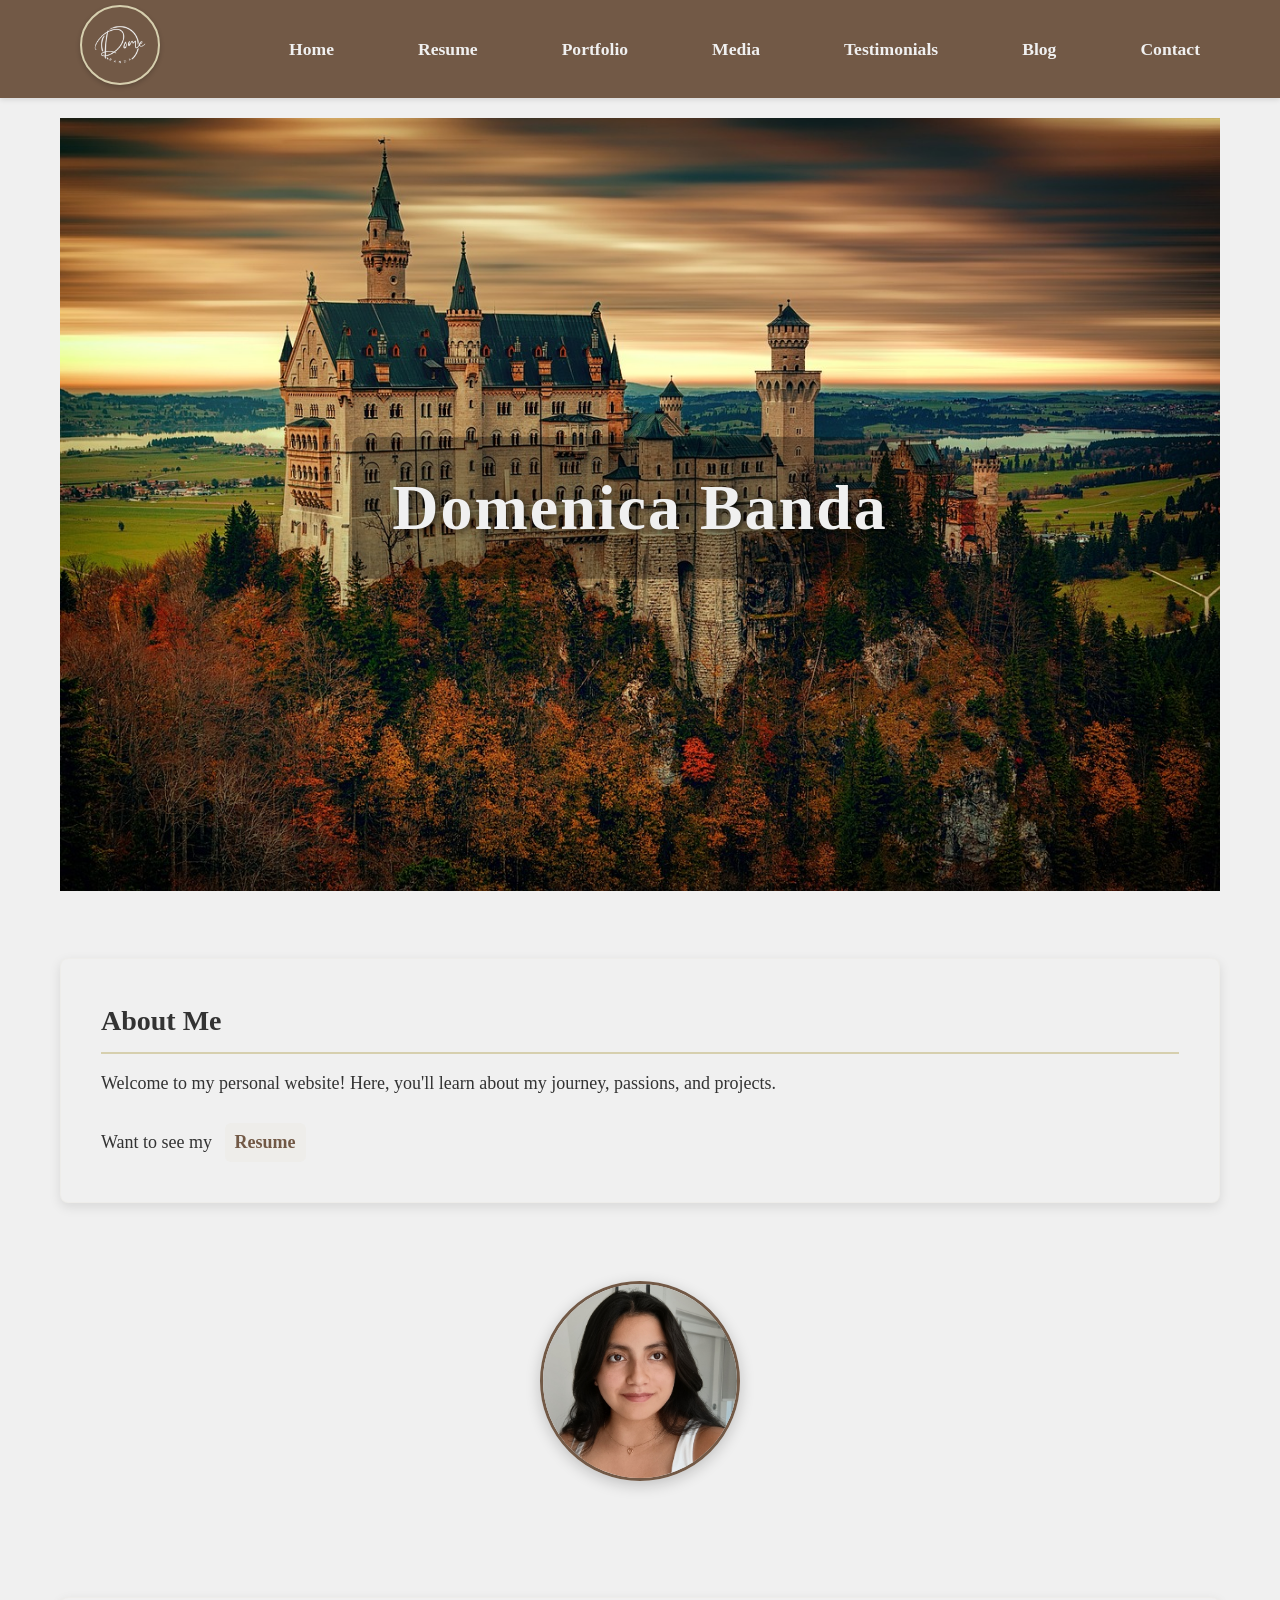
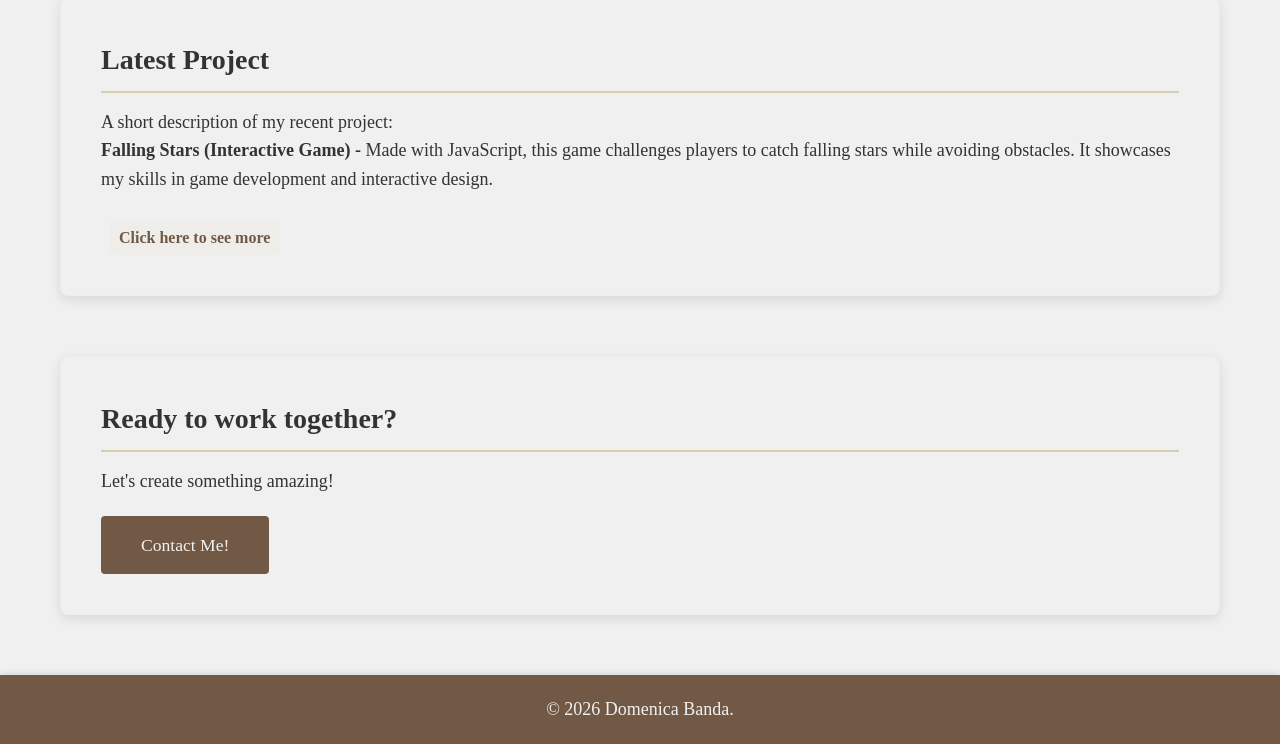
<file: index.html>
<!DOCTYPE html>
<html lang="en">

<head>
    <meta charset="UTF-8">
    <meta name="viewport" content="width=device-width, initial-scale=1.0">
    <meta name="description"
        content="Welcome to Domenica Banda's personal website! Explore my journey, passions, and projects, view my resume, and learn about my latest achievements. Connect with me through my portfolio, blog, and contact page.">
    <title>Domenica Banda</title>
    <link rel="stylesheet" href="project.css">
    <link rel="icon" href="images/logo.ico" type="image/x-icon">
</head>

<body>
    <header class="main-header">
        <nav class="main-nav">
            <div class="nav-container">
                <div class="logo">
                    <img src="images/logo.png" alt="Logo">
                </div>
                <div class="menu-toggle" id="menu-toggle">&#9776;</div>
                <ul class="nav-links">
                    <li><a href="index.html">Home</a></li>
                    <li> <a href="resume.html">Resume</a></li>
                    <li> <a href="portfolio.html">Portfolio</a></li>
                    <li><a href="media.html">Media</a></li>
                    <li><a href="testimonials.html">Testimonials</a></li>
                    <li><a href="blog.html">Blog</a></li>
                    <li><a href="contact.html#me">Contact</a></li>
                </ul>
            </div>
        </nav>
    </header>
    <main class="main-content">
        <section class="hero-section">
            <div class="castle-container">
                <img src="images/castle.jpg" alt="castle">
                <h1 class="overlay-name">Domenica Banda</h1>
            </div>
        </section>

        <section id="about-me">
            <h2>About Me</h2>
            <p>Welcome to my personal website! Here, you'll learn about my journey, passions, and projects.</p>
            <br>
            <p>Want to see my <a class="link" href="CV_Domenica_Banda_en.pdf" target="_blank">Resume</a></p>
        </section>

        <div class="profile-section">
            <img src="images/profile_photo.jpg" alt="Profile Picture">
        </div>

        <section class="text">
            <h2>Latest Project</h2>
            <p>A short description of my recent project: 
                <br> <strong>Falling Stars (Interactive Game) - </strong> Made with JavaScript, this game challenges players to catch falling stars while avoiding obstacles. It showcases my skills in game development and interactive design.
            </p>
            <br>
            <a class="link" href="portfolio.html">Click here to see more</a>
        </section>

        <section id="contact">
            <h2>Ready to work together?</h2>
            <p>Let's create something amazing! <br> <a href="contact.html" class="contact-button">Contact Me!</a></p>
        </section>
    </main>

    <footer class="footer">
        <p> &copy; 2026 Domenica Banda.</p>
    </footer>
    <script>
        /*Dropdown Menu*/
        let menuToggle = document.getElementById("menu-toggle");
        let navLinks = document.querySelector(".nav-links");
        menuToggle.addEventListener("click", () => {
            navLinks.classList.toggle("active");
        });
        /*Logo*/
        let logo = document.querySelector('.logo');
        menuToggle.addEventListener('click', () => {
            logo.classList.toggle('hidden');
        });
    </script>
</body>

</html>
</file>
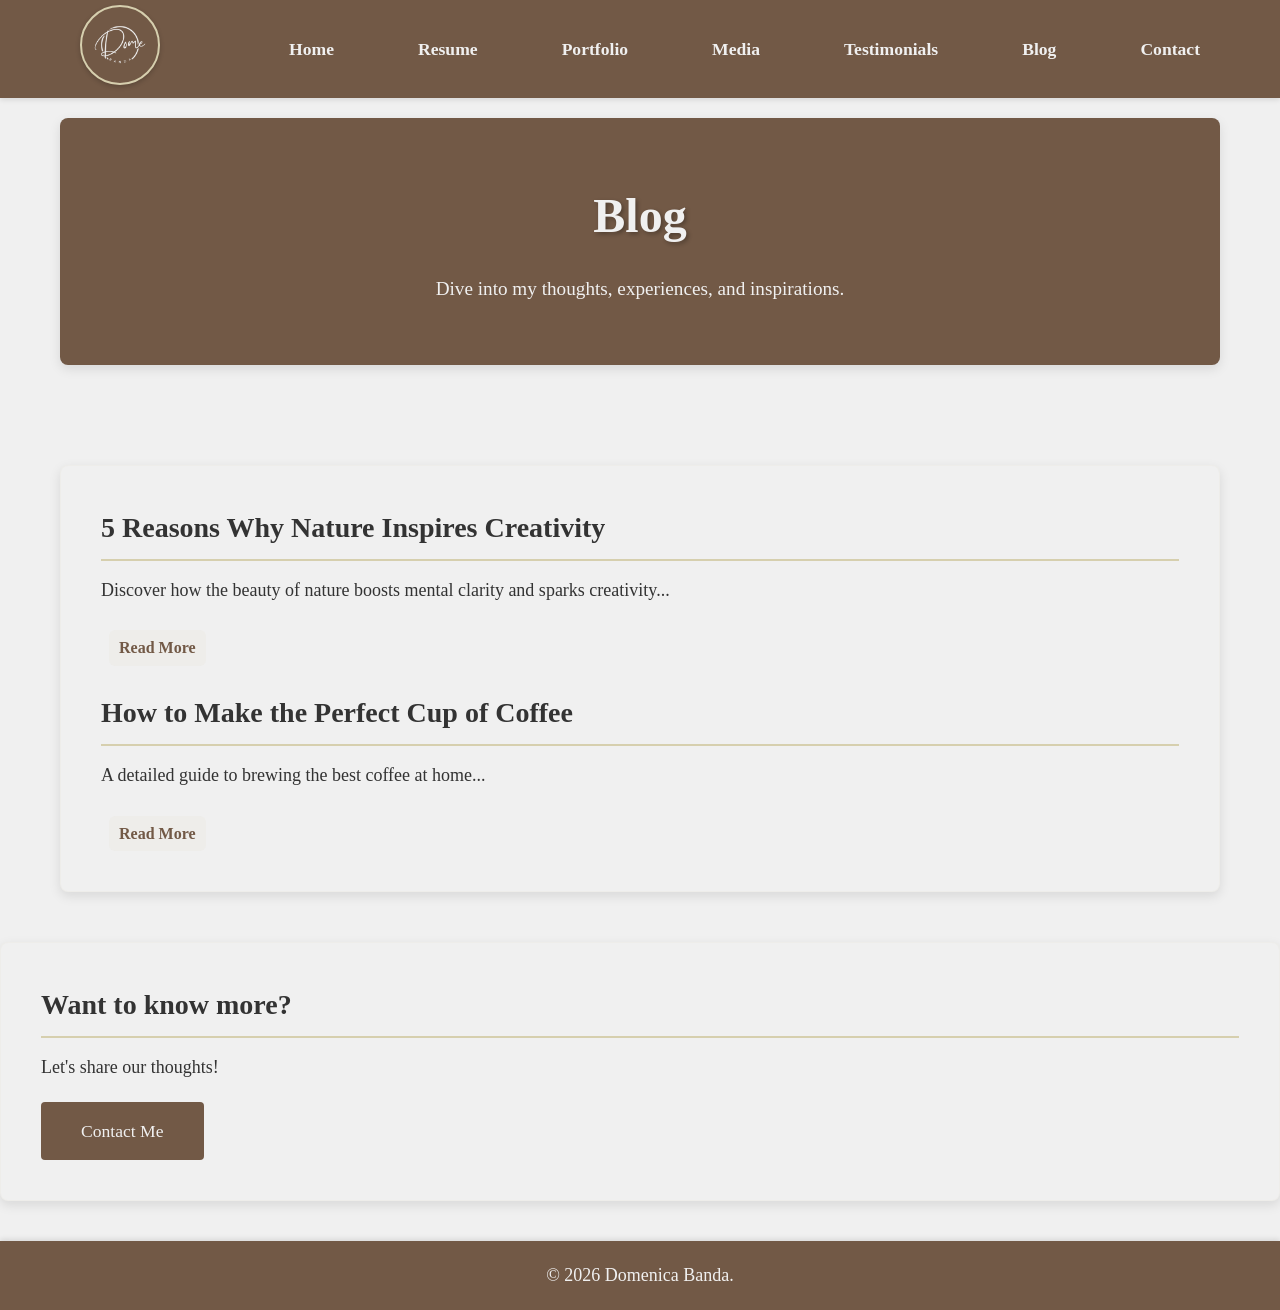
<file: blog.html>
<!DOCTYPE html>
<html lang="en">

<head>
    <meta charset="UTF-8">
    <meta name="viewport" content="width=device-width, initial-scale=1.0">
    <meta name="description"
        content="Follow Domenica Banda's blog to gain insights, tips, and inspiration on topics she inspiration passionate about, including personal growth and creativity.">
    <title>Domenica Banda</title>
    <link rel="stylesheet" href="project.css">
    <link rel="icon" href="images/logo.ico" type="image/x-icon">
</head>

<body>
    <header class="main-header">
        <nav class="main-nav">
            <div class="nav-container">
                <div class="logo">
                    <img src="images/logo.png" alt="Logo">
                </div>
                <div class="menu-toggle" id="menu-toggle">&#9776;</div>
                <ul class="nav-links">
                    <li><a href="index.html">Home</a></li>
                    <li> <a href="resume.html">Resume</a></li>
                    <li> <a href="portfolio.html">Portfolio</a></li>
                    <li><a href="media.html">Media</a></li>
                    <li><a href="testimonials.html">Testimonials</a></li>
                    <li><a href="blog.html">Blog</a></li>
                    <li><a href="contact.html">Contact</a></li>
                </ul>
            </div>
        </nav>
    </header>

    <main>
        <div class="main-content">
            <section id="blog-hero">
                <div class="blog-header">
                    <h1>Blog</h1>
                    <p>Dive into my thoughts, experiences, and inspirations.</p>
                </div>
            </section>

            <div id="blog-posts">
                <article class="blog-post">
                    <h2>5 Reasons Why Nature Inspires Creativity</h2>
                    <p>Discover how the beauty of nature boosts mental clarity and sparks creativity...</p><br>
                    <a class="link" href="blog1.html">Read More</a>
                </article>
                <br>
                <article class="blog-post">
                    <h2>How to Make the Perfect Cup of Coffee</h2>
                    <p>A detailed guide to brewing the best coffee at home...</p><br>
                    <a class="link" href="post2.html">Read More</a>
                </article>
            </div>
        </div>
        <section class="portfolio-contact">
            <h2>Want to know more?</h2>
            <p>Let's share our thoughts!</p>
            <a href="contact.html" class="contact-button">Contact Me</a>
        </section>
    </main>

    <footer class="footer">
        <p> &copy; 2026 Domenica Banda.</p>
    </footer>

    <script>
       /*Dropdown Menu*/
       let menuToggle = document.getElementById("menu-toggle");
        let navLinks = document.querySelector(".nav-links");
        menuToggle.addEventListener("click", () => {
            navLinks.classList.toggle("active");
        });
        /*Logo*/
        let logo = document.querySelector('.logo');
        menuToggle.addEventListener('click', () => {
            logo.classList.toggle('hidden');
        });
    </script>
</body>

</html>
</file>
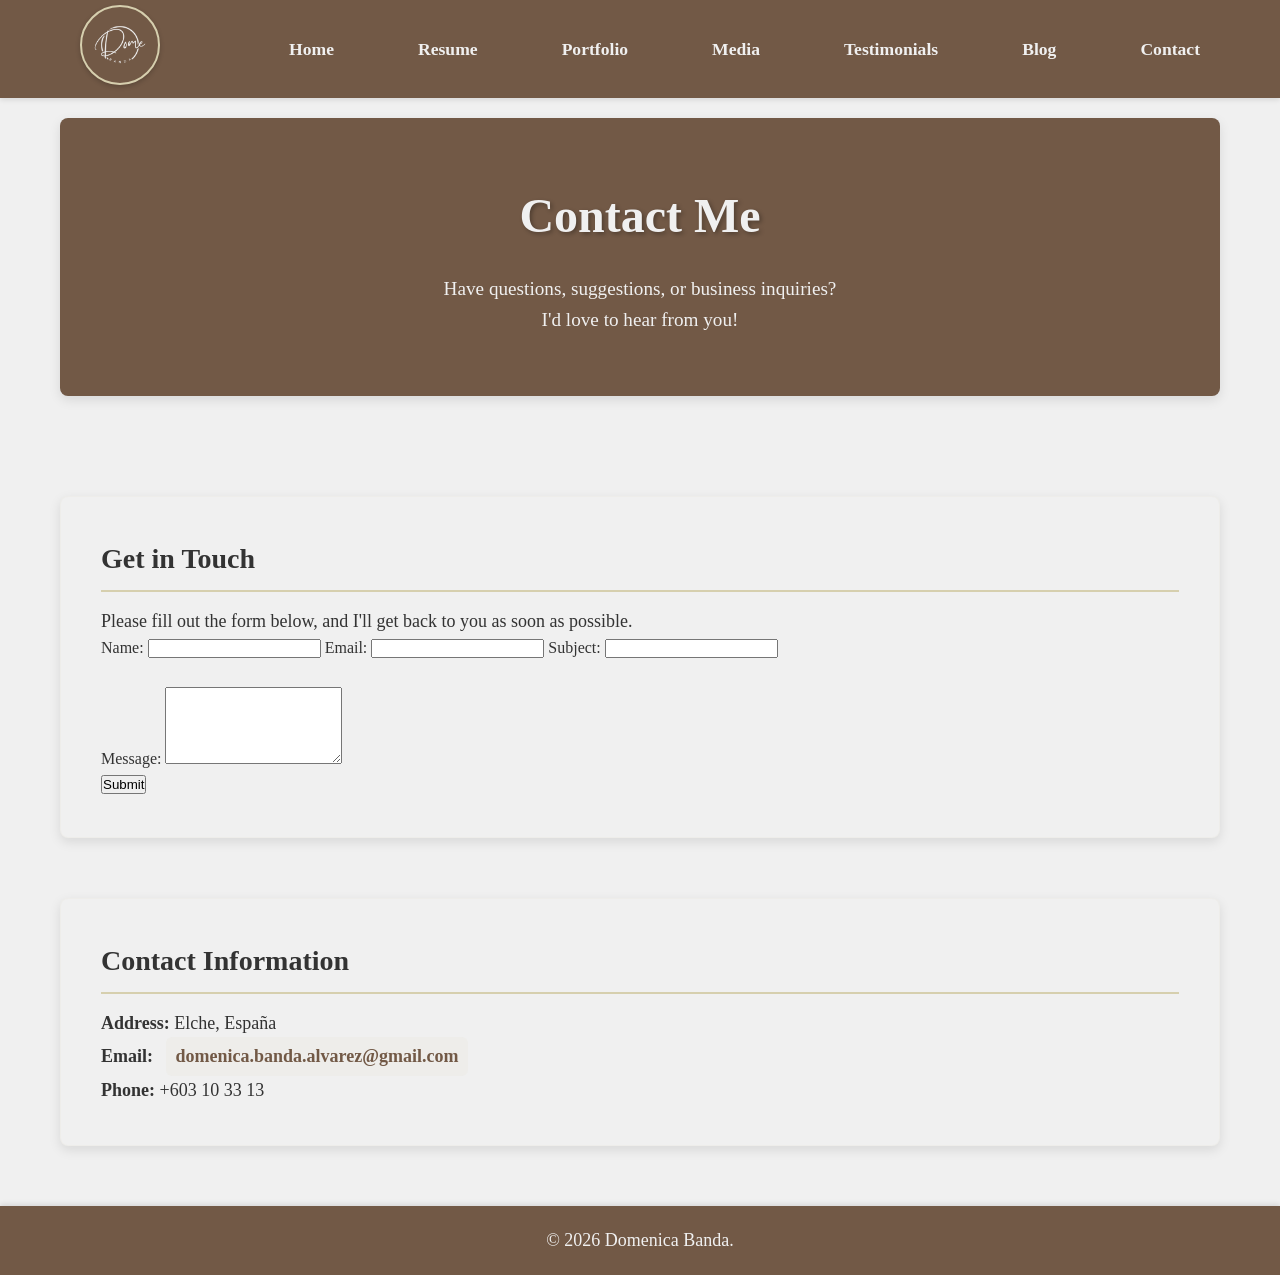
<file: contact.html>
<!DOCTYPE html>
<html lang="en">

<head>
    <meta charset="UTF-8">
    <meta name="viewport" content="width=device-width, initial-scale=1.0">
    <meta name="description"
        content="Get in touch with Domenica Banda! Reach out via email or connect on social media platforms like Instagram and LinkedIn.">
    <title>Domenica Banda</title>
    <link rel="stylesheet" href="project.css">
    <link rel="icon" href="images/logo.ico" type="image/x-icon">
</head>

<body>
    <header class="main-header">
        <nav class="main-nav">
            <div class="nav-container">
                <div class="logo">
                    <img src="images/logo.png" alt="Logo">
                </div>
                <div class="menu-toggle" id="menu-toggle">&#9776;</div>
                <ul class="nav-links">
                    <li><a href="index.html">Home</a></li>
                    <li> <a href="resume.html">Resume</a></li>
                    <li> <a href="portfolio.html">Portfolio</a></li>
                    <li><a href="media.html">Media</a></li>
                    <li><a href="testimonials.html">Testimonials</a></li>
                    <li><a href="blog.html">Blog</a></li>
                    <li><a href="contact.html">Contact</a></li>
                </ul>
            </div>
        </nav>
    </header>

    <main class="main-content">

        <section id="contact-header" class="contact-banner">
            <div class="contact-header">
                <h1>Contact Me</h1>
                <p>Have questions, suggestions, or business inquiries? <br> I'd love to hear from you!</p>
            </div>
        </section>

        <section id="contact-form-section" class="contact-container">
            <div class="contact-form">
                <h2>Get in Touch</h2>
                <p>Please fill out the form below, and I'll get back to you as soon as possible.</p>
                <form id="contact-form" >
                    <label for="name">Name:</label>
                    <input type="text" id="name" name="name" required>

                    <label for="email">Email:</label>
                    <input type="email" id="email" name="email" required>

                    <label for="subject">Subject:</label>
                    <input type="text" id="subject" name="subject">
                    <br>
                    <br>
                    <label for="message">Message:</label>
                    <textarea id="message" name="message" rows="5" required></textarea>
                    <br>
                    <button type="submit" class="submit-btn">Submit</button>
                </form>
            </div>
        </section>

        <section id="location-section" class="location-info">
            <div class="location-details">
                <h2>Contact Information</h2>
                <p><strong>Address:</strong> Elche, España</p>
                <p><strong>Email:</strong> <a class="link" href="mailto:domenica.banda.alvarez@gmail.com">domenica.banda.alvarez@gmail.com</a></p>
                <p><strong>Phone:</strong> +603 10 33 13</p>
            </div>
        </section>

    </main>

    <footer class="footer">
        <p> &copy; 2026 Domenica Banda.</p>
    </footer>
    <script>
        /*Form Validation*/
        document.getElementById("contact-form").addEventListener("submit", function (event) {
            if (!this.checkValidity()) {
                alert("Please fill out all fields correctly before submitting.");
                event.preventDefault();
            }
        });
        /*Dropdown Menu*/
        let menuToggle = document.getElementById("menu-toggle");
        let navLinks = document.querySelector(".nav-links");
        menuToggle.addEventListener("click", () => {
            navLinks.classList.toggle("active");
        });
        /*Logo*/
        let logo = document.querySelector('.logo');
        menuToggle.addEventListener('click', () => {
            logo.classList.toggle('hidden');
        });
    </script>
</body>

</html>
</file>
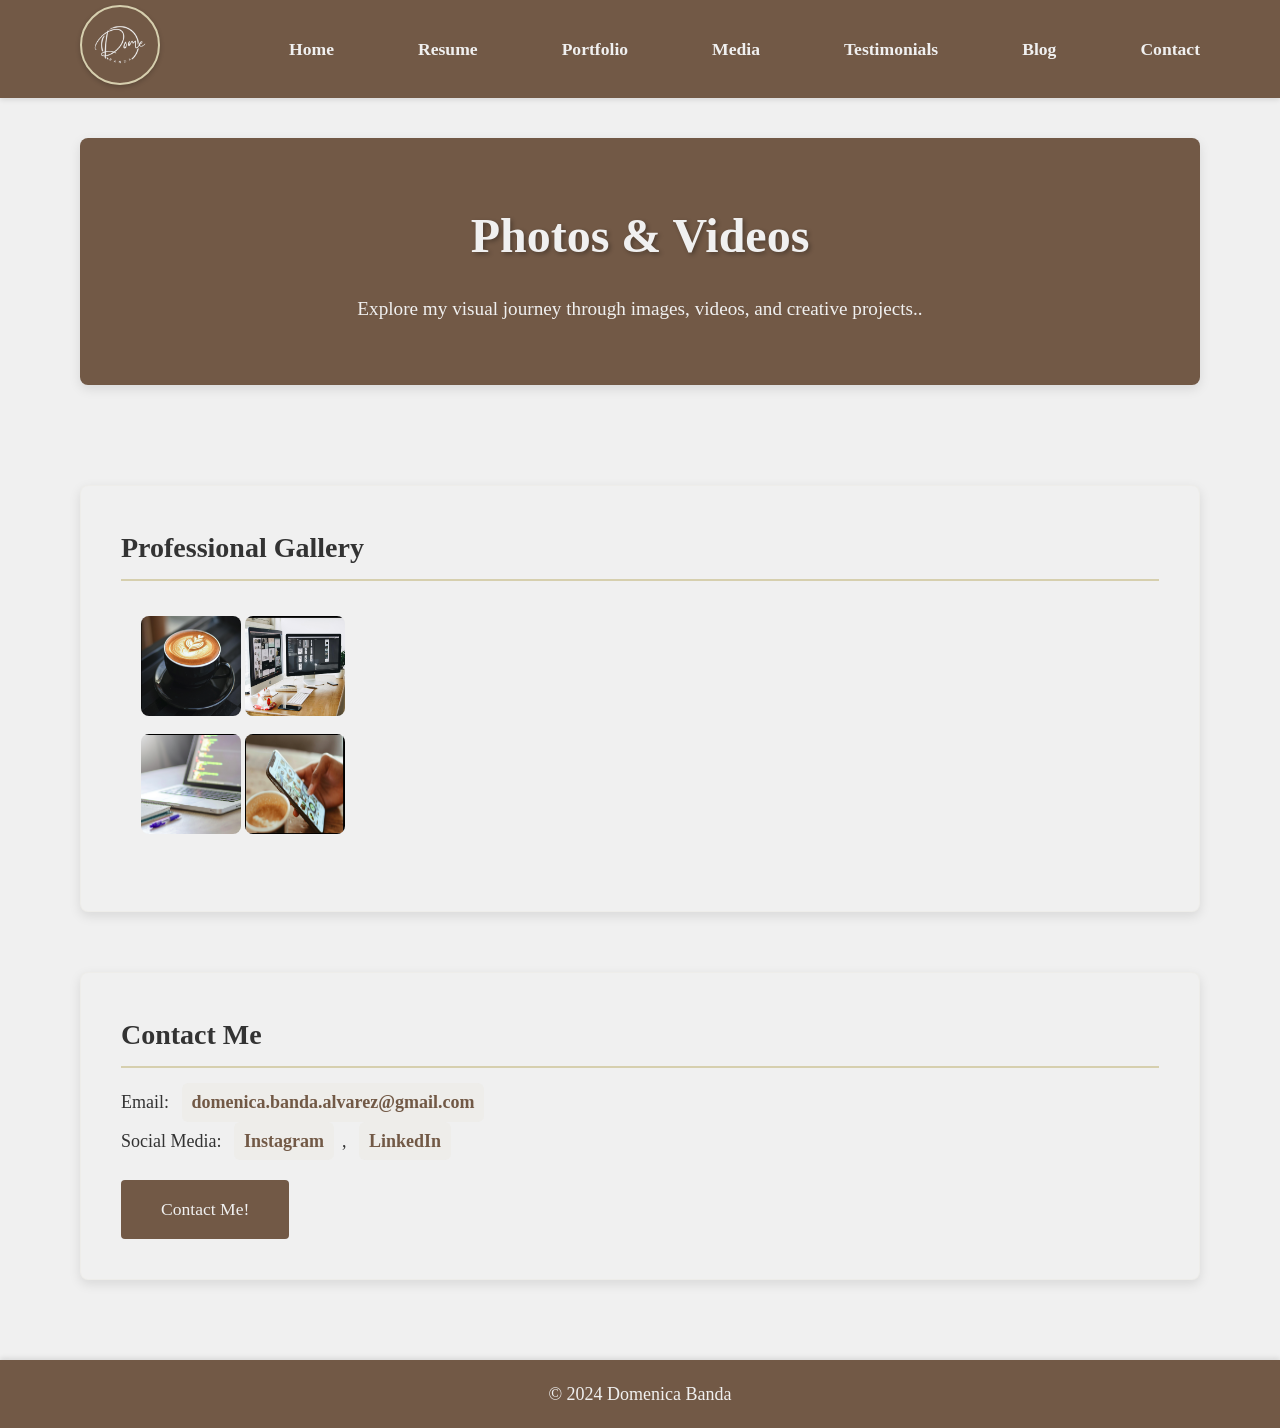
<file: media.html>
<!DOCTYPE html>
<html lang="en">

<head>
    <meta charset="UTF-8">
    <meta name="viewport" content="width=device-width, initial-scale=1.0">
    <meta name="description"
        content="View a collection of Domenica Banda's media highlights, including videos, images, and other creative content.">
    <title>Domenica Banda</title>
    <link rel="stylesheet" href="project.css">
    <link rel="icon" href="images/logo.ico" type="image/x-icon">
</head>

<body>
    <header class="main-header">
        <nav class="main-nav">
            <div class="nav-container">
                <div class="logo">
                    <img src="images/logo.png" alt="Logo">
                </div>
                <div class="menu-toggle" id="menu-toggle">&#9776;</div>
                <ul class="nav-links">
                    <li><a href="index.html">Home</a></li>
                    <li> <a href="resume.html">Resume</a></li>
                    <li> <a href="portfolio.html">Portfolio</a></li>
                    <li><a href="media.html">Media</a></li>
                    <li><a href="testimonials.html">Testimonials</a></li>
                    <li><a href="blog.html">Blog</a></li>
                    <li><a href="contact.html">Contact</a></li>
                </ul>
            </div>
        </nav>
    </header>

    <div class="container">
        <main class="main-content">
            <section id="media-hero">
                <div class="media-header">
                    <h1>Photos & Videos</h1>
                    <p>Explore my visual journey through images, videos, and creative projects..</p>
                </div>
            </section>
            <section class="text">
                <h2>Professional Gallery</h2>
                <div id="gallery">
                    <ul>
                        <li><a href="images/coffee.jpg"><img src="images/coffee_thumb.png" alt="Coffee" height="100"
                                    width="100">
                                <span><img src="images/coffee.jpg" height="200" width="250"
                                        alt="Coffee"><br>Coffee</span></a>
                        </li>
                        <li><a href="images/coding.jpg"><img src="images/coding_thumb.png" alt="Coding" height="100"
                                    width="100">
                                <span><img src="images/coding.jpg" height="200" width="250"
                                        alt="Coding"><br>Coding</span></a>
                        </li>
                        <li><a href="images/computer.jpg"><img src="images/computer_thumb.png" alt="computer"
                                    height="100" width="100">
                                <span><img src="images/computer.jpg" height="200" width="250"
                                        alt="computer"><br>computer</span></a>
                        </li>
                        <li><a href="images/phone.jpg"><img src="images/phone_thumb.png" alt="phone" height="100"
                                    width="100">
                                <span><img src="images/phone.jpg" height="200" width="250" alt="phone"><br>phone
                                </span></a>
                        </li>
                    </ul>
                </div>
            </section>

            <section id="contact">
                <h2>Contact Me</h2>
                <p>Email: <a class="link"
                        href="mailto:domenica.banda.alvarez@gmail.com">domenica.banda.alvarez@gmail.com</a></p>
                <p>Social Media:
                    <a class="link" href="#">Instagram</a>,
                    <a class="link" href="#">LinkedIn</a>
                </p>
                <a href="contact.html" class="contact-button">Contact Me!</a>
            </section>
        </main>
    </div>

    <footer class="footer">
        <p>&copy; 2024 Domenica Banda</p>
    </footer>
    <script>
        /*Dropdown Menu*/
        let menuToggle = document.getElementById("menu-toggle");
        let navLinks = document.querySelector(".nav-links");
        menuToggle.addEventListener("click", () => {
            navLinks.classList.toggle("active");
        });
        /*Logo*/
        let logo = document.querySelector('.logo');
        menuToggle.addEventListener('click', () => {
            logo.classList.toggle('hidden');
        });
    </script>
</body>

</html>
</file>
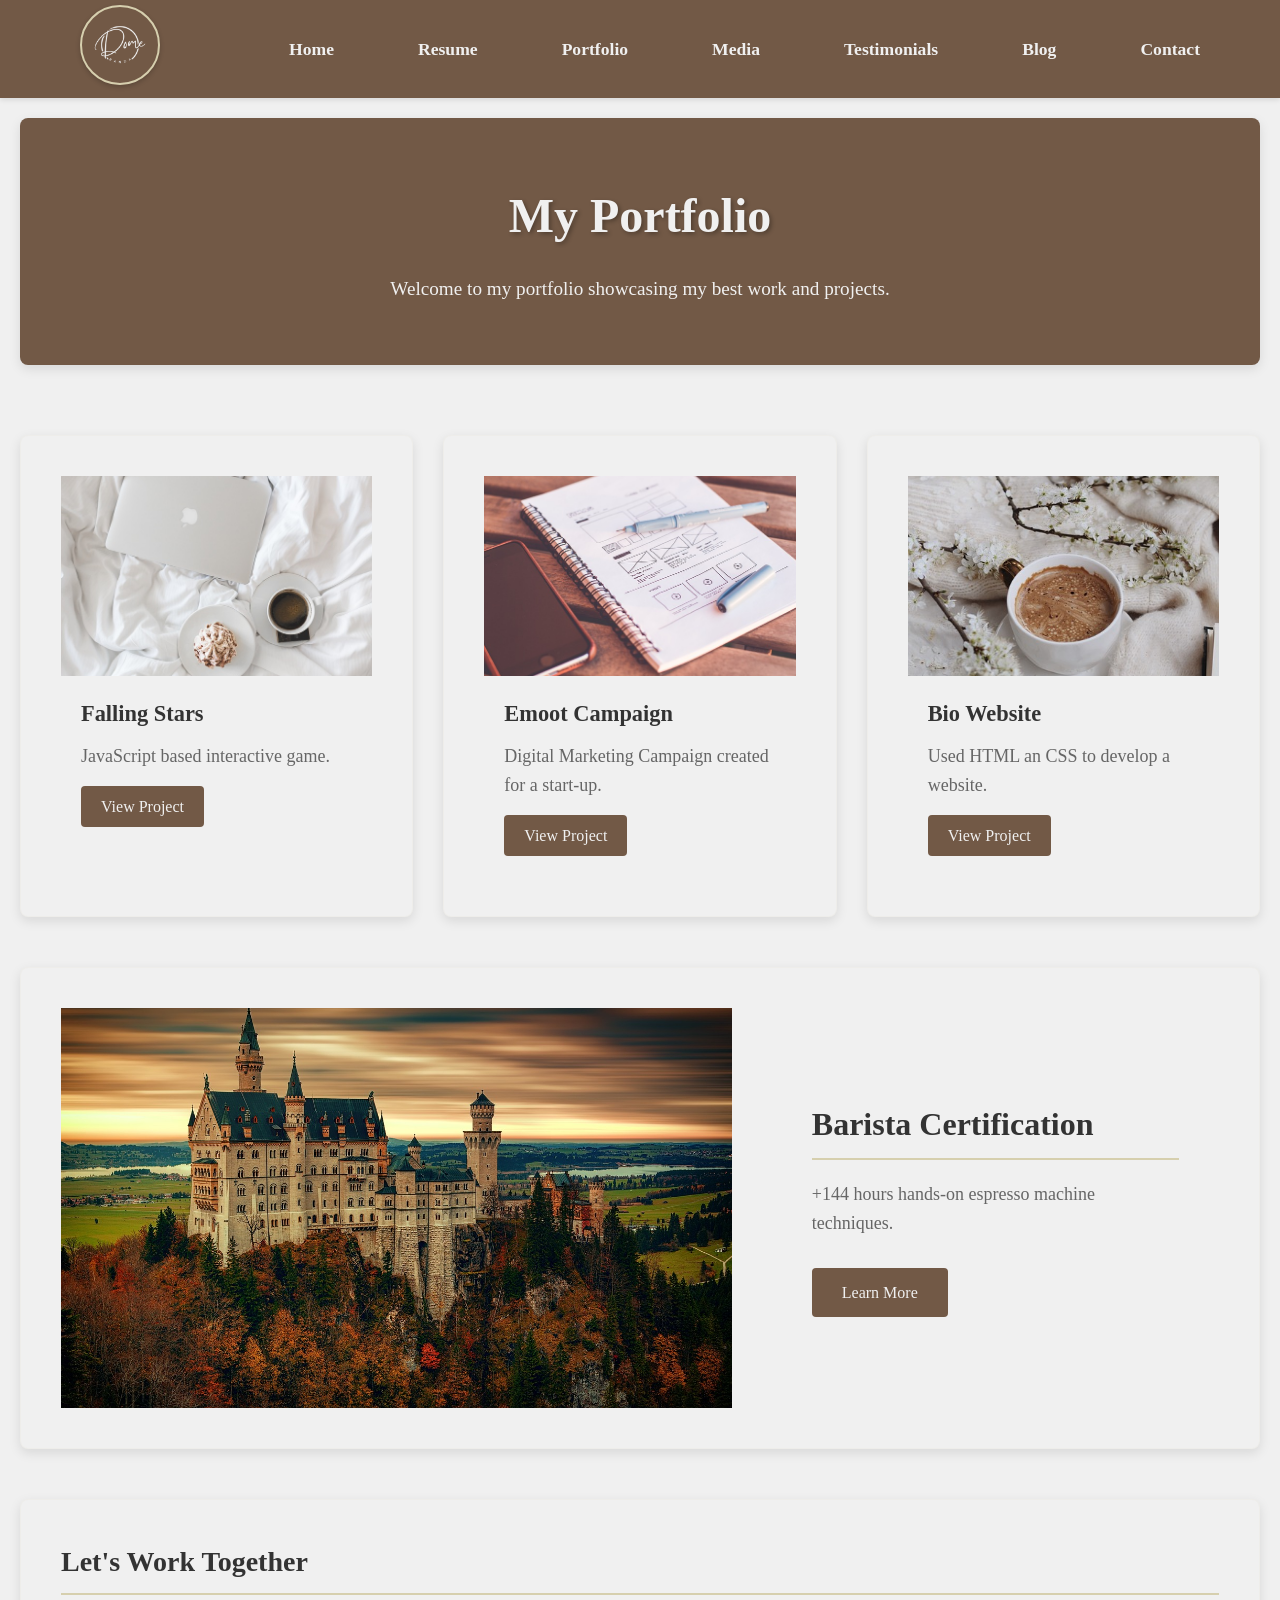
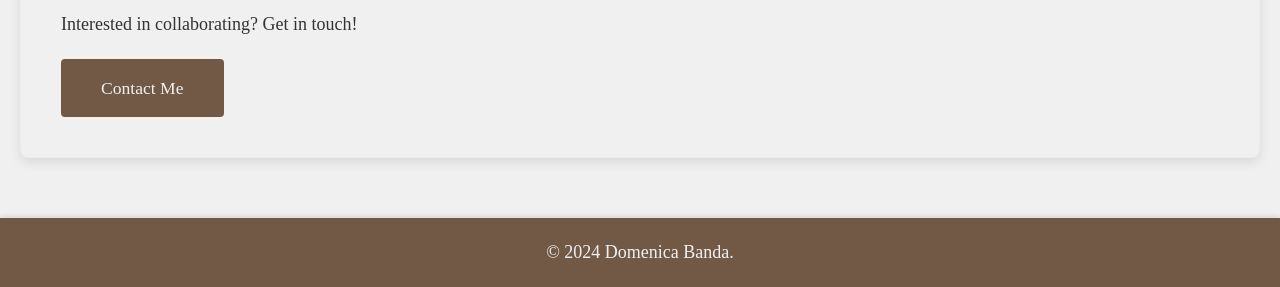
<file: portfolio.html>
<!DOCTYPE html>
<html lang="en">

<head>
    <meta charset="UTF-8">
    <meta name="viewport" content="width=device-width, initial-scale=1.0">
    <meta name="description"
        content="Domenica Banda's portfolio showcasing recent projects and creative work. See how I bring ideas to life through innovation and passion.">
    <title>Domenica Banda - Portfolio</title>
    <link rel="stylesheet" href="project.css">
    <link rel="icon" href="images/logo.ico" type="image/x-icon">
</head>

<body>
    <header class="main-header">
        <nav class="main-nav">
            <div class="nav-container">
                <div class="logo">
                    <img src="images/logo.png" alt="Logo">
                </div>
                <div class="menu-toggle" id="menu-toggle">&#9776;</div>
                <ul class="nav-links">
                    <li><a href="index.html">Home</a></li>
                    <li> <a href="resume.html">Resume</a></li>
                    <li> <a href="portfolio.html">Portfolio</a></li>
                    <li><a href="media.html">Media</a></li>
                    <li><a href="testimonials.html">Testimonials</a></li>
                    <li><a href="blog.html">Blog</a></li>
                    <li><a href="contact.html">Contact</a></li>
                </ul>
            </div>
        </nav>
    </header>

    <main class="portfolio-content">
        <section class="portfolio-hero">
            <div class="portfolio-header">
                <h1>My Portfolio</h1>
                <p>Welcome to my portfolio showcasing my best work and projects.</p>
            </div>
        </section>

        <section class="projects-grid">
            <div class="project-card">
                <div class="project-image">
                    <img src="images/coffee1.jpg" alt="Project 1">
                </div>
                <div class="project-details">
                    <h3>Falling Stars</h3>
                    <p>JavaScript based interactive game.</p>
                    <a href="falling stars/FallingStars.html" class="project-link">View Project</a>
                </div>
            </div>

            <div class="project-card">
                <div class="project-image">
                    <img src="images/planning.jpg" alt="Project 2">
                </div>
                <div class="project-details">
                    <h3>Emoot Campaign</h3>
                    <p>Digital Marketing Campaign created for a start-up.</p>
                    <a href="https://emoot.io/" class="project-link">View Project</a>
                </div>
            </div>

            <div class="project-card">
                <div class="project-image">
                    <img src="images/coffee2.jpg" alt="Project 3">
                </div>
                <div class="project-details">
                    <h3>Bio Website </h3>
                    <p>Used HTML an CSS to develop a website.</p>
                    <a href="index.html" class="project-link">View Project</a>
                </div>
            </div>
        </section>

        <section class="featured-project">
            <div class="featured-image">
                <img src="images/castle.jpg " alt="Featured Project">
            </div>
            <div class="featured-details">
                <h2>Barista Certification</h2>
                <p>+144 hours hands-on espresso machine techniques.</p>
                <a href="https://www.casecuador.com/barismo-profesional/" class="featured-link">Learn More</a>
            </div>
        </section>

        <section class="portfolio-contact">
            <h2>Let's Work Together</h2>
            <p>Interested in collaborating? Get in touch!</p>
            <a href="contact.html" class="contact-button">Contact Me</a>
        </section>
    </main>

    <footer class="footer">
        <p>&copy; 2024 Domenica Banda.</p>
    </footer>
    <script>
        /*Dropdown Menu*/
        let menuToggle = document.getElementById("menu-toggle");
        let navLinks = document.querySelector(".nav-links");
        menuToggle.addEventListener("click", () => {
            navLinks.classList.toggle("active");
        });
        /*Logo*/
        let logo = document.querySelector('.logo');
        menuToggle.addEventListener('click', () => {
            logo.classList.toggle('hidden');
        });
    </script>
</body>

</html>
</file>
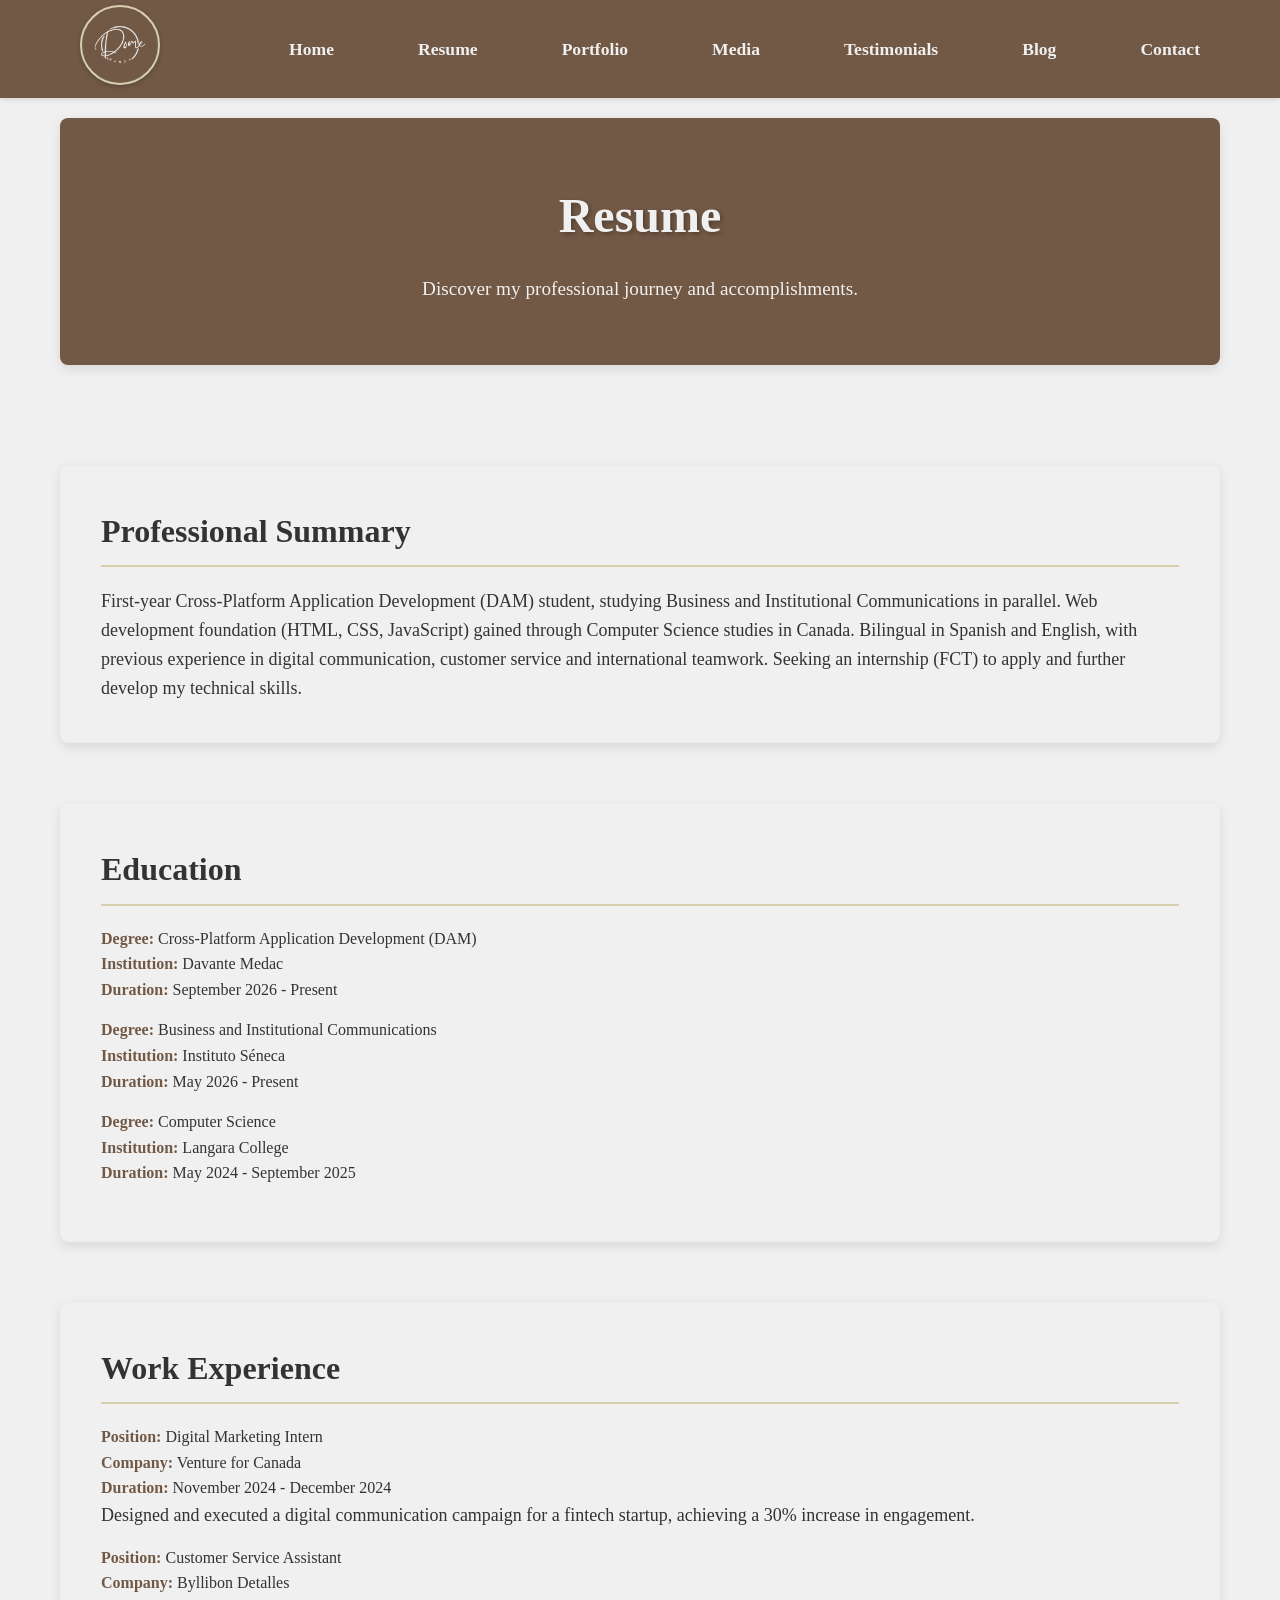
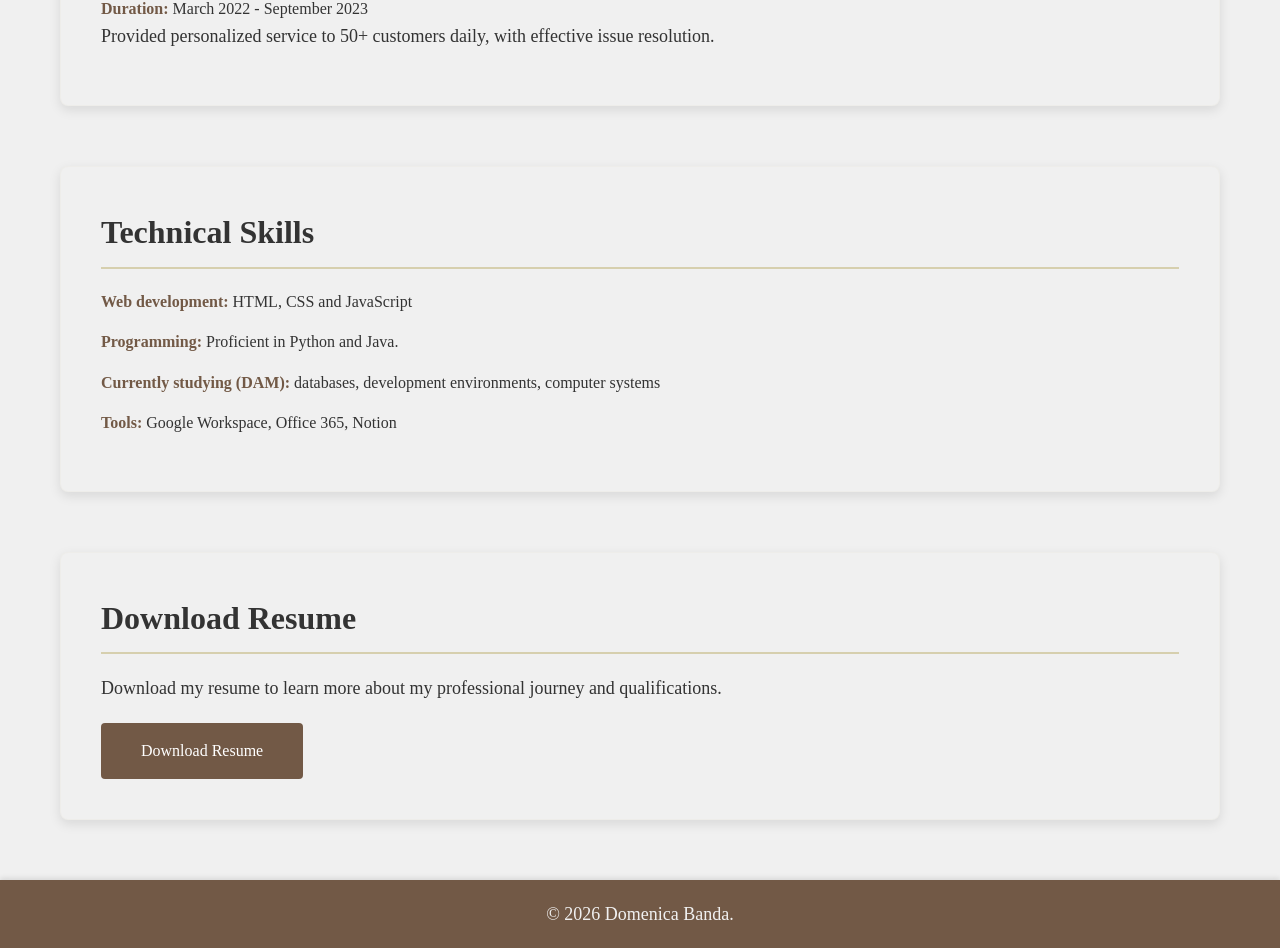
<file: resume.html>
<!DOCTYPE html>
<html lang="en">

<head>
    <meta charset="UTF-8">
    <meta name="viewport" content="width=device-width, initial-scale=1.0">
    <meta name="description"
        content="Discover Domenica Banda's professional journey, skills, education, and experience.">
    <meta name="author" content="Domenica Banda">
    <meta name="keywords" content="Domenica Banda, Resume, Portfolio, Web Developer, Barista, Customer Service">
    <title>Domenica Banda - Resume</title>
    <link rel="stylesheet" href="project.css">
    <link rel="icon" href="images/logo.ico" type="image/x-icon">
</head>

<body>
    <header class="main-header">
        <nav class="main-nav">
            <div class="nav-container">
                <div class="logo">
                    <img src="images/logo.png" alt="Logo">
                </div>
                <div class="menu-toggle" id="menu-toggle">&#9776;</div>
                <ul class="nav-links">
                    <li><a href="index.html">Home</a></li>
                    <li> <a href="resume.html">Resume</a></li>
                    <li> <a href="portfolio.html">Portfolio</a></li>
                    <li><a href="media.html">Media</a></li>
                    <li><a href="testimonials.html">Testimonials</a></li>
                    <li><a href="blog.html">Blog</a></li>
                    <li><a href="contact.html">Contact</a></li>
                </ul>
            </div>
        </nav>
    </header>

    <main class="main-content">
        <section id="resume-hero">
            <div class="resume-header">
                <h1>Resume</h1>
                <p>Discover my professional journey and accomplishments.</p>
            </div>
        </section>

        <section class="professional-summary">
            <h2>Professional Summary</h2>
            <p>First-year Cross-Platform Application Development (DAM) student, studying Business and Institutional
                Communications in parallel. Web development foundation (HTML, CSS, JavaScript) gained through Computer
                Science studies in Canada. Bilingual in Spanish and English, with previous experience in digital
                communication, customer service and international teamwork. Seeking an internship (FCT) to apply and
                further develop my technical skills.</p>
        </section>

        <section class="education">
            <h2>Education</h2>
            <ul>
                <li>
                    <strong>Degree:</strong> Cross-Platform Application Development (DAM)<br>
                    <strong>Institution:</strong> Davante Medac<br>
                    <strong>Duration:</strong> September 2026 - Present
                </li>
                <li>
                    <strong>Degree:</strong> Business and Institutional Communications<br>
                    <strong>Institution:</strong> Instituto Séneca<br>
                    <strong>Duration:</strong> May 2026 - Present
                </li>
                <li>
                    <strong>Degree:</strong> Computer Science<br>
                    <strong>Institution:</strong> Langara College<br>
                    <strong>Duration:</strong> May 2024 - September 2025
                </li>
            </ul>

        </section>

        <section class="work-experience">
            <h2>Work Experience</h2>
            <ul>
                <li>
                    <strong>Position:</strong> Digital Marketing Intern<br>
                    <strong>Company:</strong> Venture for Canada<br>
                    <strong>Duration:</strong> November 2024 - December 2024<br>
                    <p> Designed and executed a digital communication campaign for a
                        fintech startup, achieving a 30% increase in engagement.</p>
                </li>
                <li>
                    <strong>Position:</strong> Customer Service Assistant<br>
                    <strong>Company:</strong> Byllibon Detalles<br>
                    <strong>Duration:</strong> March 2022 - September 2023<br>
                    <p>Provided personalized service to 50+ customers daily, with
                        effective issue resolution.</p>
                </li>
            </ul>
        </section>

        <section class="skills">
            <h2>Technical Skills</h2>
            <ul>
                <li><strong>Web development:</strong>  HTML, CSS and JavaScript</li>
                <li><strong>Programming:</strong> Proficient in Python and Java.</li>
                <li><strong>Currently studying (DAM):</strong> databases, development environments, computer systems</li>
                <li><strong>Tools:</strong>  Google Workspace, Office 365, Notion</li>
            </ul>
        </section>

        <section class="download-resume">
            <h2>Download Resume</h2>
            <p>Download my resume to learn more about my professional journey and qualifications.</p>
            <a href="CV_Domenica_Banda_en.pdf" download class="download-button">Download Resume</a>
        </section>
    </main>

    <footer class="footer">
        <p>&copy; 2026 Domenica Banda.</p>
    </footer>
    <script>
        /*Dropdown Menu*/
        let menuToggle = document.getElementById("menu-toggle");
        let navLinks = document.querySelector(".nav-links");
        menuToggle.addEventListener("click", () => {
            navLinks.classList.toggle("active");
        });
        /*Logo*/
        let logo = document.querySelector('.logo');
        menuToggle.addEventListener('click', () => {
            logo.classList.toggle('hidden');
        });
    </script>
</body>

</html>
</file>
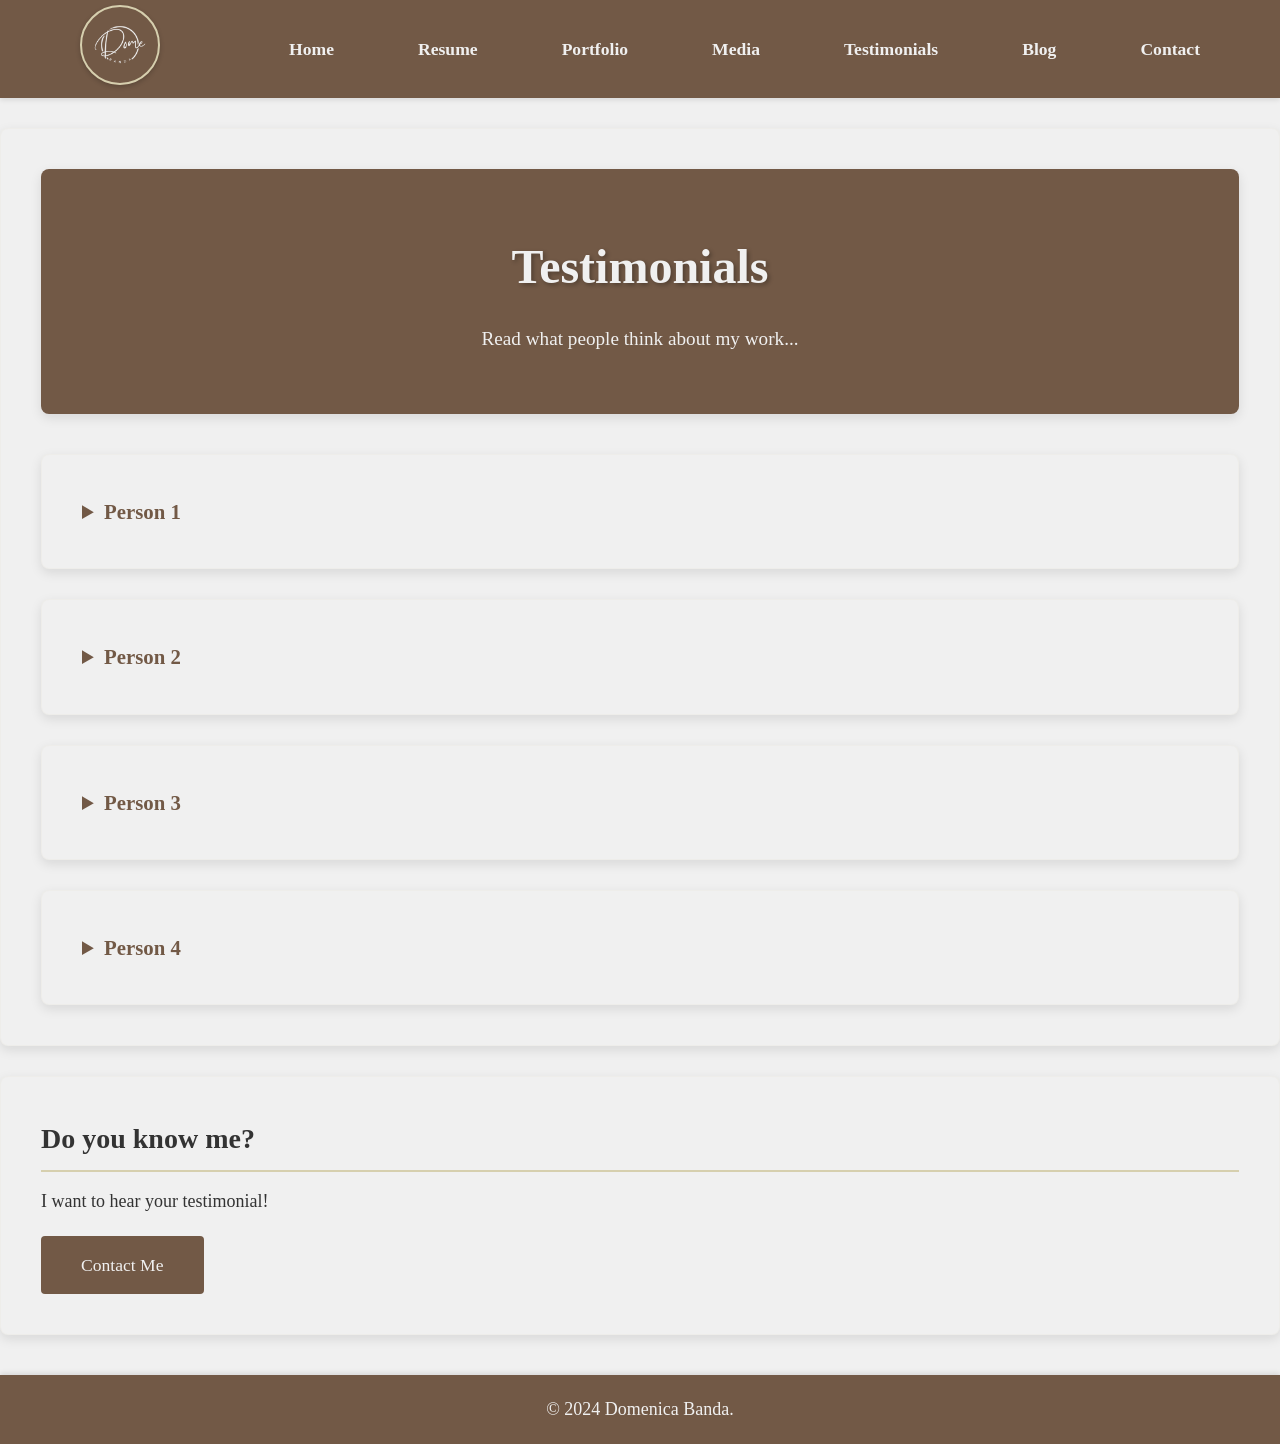
<file: testimonials.html>
<!DOCTYPE html>
<html lang="en">

<head>
    <meta charset="UTF-8">
    <meta name="viewport" content="width=device-width, initial-scale=1.0">
    <meta name="description"
        content="Read testimonials from clients, colleagues, and collaborators about their experiences working with Domenica Banda.">
    <title>Domenica Banda</title>
    <link rel="stylesheet" href="project.css">
    <link rel="icon" href="images/logo.ico" type="image/x-icon">
</head>

<body>
    <header class="main-header">
        <nav class="main-nav">
            <div class="nav-container">
                <div class="logo">
                    <img src="images/logo.png" alt="Logo">
                </div>
                <div class="menu-toggle" id="menu-toggle">&#9776;</div>
                <ul class="nav-links">
                    <li><a href="index.html">Home</a></li>
                    <li> <a href="resume.html">Resume</a></li>
                    <li> <a href="portfolio.html">Portfolio</a></li>
                    <li><a href="media.html">Media</a></li>
                    <li><a href="testimonials.html">Testimonials</a></li>
                    <li><a href="blog.html">Blog</a></li>
                    <li><a href="contact.html">Contact</a></li>
                </ul>
            </div>
        </nav>
    </header>

    <main>
        <div class="testimonials">
            <section id="testimonials-hero">
                <div class="testimonials-header">
                    <h1>Testimonials</h1>
                    <p>Read what people think about my work...</p>
                </div>
            </section>
            <div class="testimonials-content">
                <details class="testimonial-item">
                    <summary>Person 1</summary>
                    <img src="images/team1.jpg" alt="Person 1">
                    <p>Person 1's feedback.</p>
                </details>
                <details class="testimonial-item">
                    <summary>Person 2</summary>
                    <img src="images/team2.jpg" alt="Person 2">
                    <p>Person 2's feedback.</p>
                </details>
                <details class="testimonial-item">
                    <summary>Person 3</summary>
                    <img src="images/team3.jpg" alt="Person 3">
                    <p>Person 3's feedback.</p>
                </details>
                <details class="testimonial-item">
                    <summary>Person 4</summary>
                    <img src="images/team4.jpg" alt="Person 4">
                    <p>Person 4's feedback.</p>
                </details>
            </div>
        </div>

        <section class="portfolio-contact">
            <h2>Do you know me?</h2>
            <p>I want to hear your testimonial!</p>
            <a href="contact.html" class="contact-button">Contact Me</a>
        </section>
    </main>

    <footer class="footer">
        <p> &copy; 2024 Domenica Banda.</p>
    </footer>

    <script>
        /*Dropdown Menu*/
        let menuToggle = document.getElementById("menu-toggle");
        let navLinks = document.querySelector(".nav-links");
        menuToggle.addEventListener("click", () => {
            navLinks.classList.toggle("active");
        });
        /*Logo*/
        let logo = document.querySelector('.logo');
        menuToggle.addEventListener('click', () => {
            logo.classList.toggle('hidden');
        });
    </script>
</body>

</html>
</file>
<file: project.css>
/*Global Styles*/
* {
    margin: 0;
    padding: 0;
    box-sizing: border-box;
}

body {
    font-family: Georgia, Times, 'Times New Roman', serif;
    font-size: medium;
    background-color: #F0F0F0;
    color: #333333;
    line-height: 1.6;
    overflow-x: hidden;
}

h1,
h2,
h3,
h4,
h5,
h6 {
    font-family: 'Times New Roman', serif;
    margin: 0;
    padding: 0;
}

a {
    text-decoration: none;
    color: #725946;
}

a:hover,
a:focus {
    background-color: rgba(255, 255, 255, 0.1);
    outline: 2px solid #d6cfae;
    outline-offset: 4px;
}

/* Layout Container */
.container {
    max-width: 1200px;
    margin: 0 auto;
    padding: 20px;
}

/* Header and Navigation */
.main-header {
    background-color: #725946;
    padding: 5px;
    position: sticky;
    top: 0;
    z-index: 1000;
    box-shadow: 0 2px 5px rgba(0, 0, 0, 0.1);
}

.main-nav {
    display: flex;
    position: relative;
    justify-content: center;
    align-items: center;
    padding: 0 2rem;
    background-color: #725946;
}

.nav-container {
    display: flex;
    justify-content: space-between;
    align-items: center;
    width: 100%;
    max-width: 1200px;
}

.main-nav a {
    color: #f0f0f0;
    font-weight: bold;
    font-size: 1.1rem;
    padding: 5px 10px;
    border-radius: 4px;
    transition: background-color 0.3s, box-shadow 0.3s;
}

.main-nav li {
    list-style: none;
}


.main-nav a:hover {
    box-shadow: 0 4px 8px rgba(114, 89, 70, 0.2);
}

.nav-links {
    display: flex;
    gap: 4rem;
    align-items: center;
    padding-right: 30px;
}

.logo {
    padding: 0 40px;
}

.logo img {
    max-width: 80px;
    height: auto;
    border-radius: 50%;
    border: 2px solid #d6cfae;
    box-shadow: 0 2px 5px rgba(0, 0, 0, 0.2);
}

.menu-toggle {
    display: none;
    font-size: 1.5rem;
    cursor: pointer;
    color: #f0f0f0;
}


/* Castle img and overlayed name*/
.hero-section {
    width: 100%;
    max-width: 1200px;
    margin: 0 auto;
    position: relative;
}

.castle-container {
    position: relative;
    max-width: 100%;
    height: auto;
    display: block;
    margin: 0 auto;
    text-align: center;
    overflow: hidden;
}

.castle-container img {
    width: 100%;
    height: auto;
    max-width: 100%;
    object-fit: cover;
    object-position: center;
}

.overlay-name {
    position: absolute;
    top: 50%;
    left: 50%;
    transform: translate(-50%, -50%);
    color: #F0F0F0;
    font-size: 4rem;
    font-weight: bold;
    text-shadow: 2px 2px 8px rgba(0, 0, 0, 0.7);
    letter-spacing: 2px;
    background-color: rgba(0, 0, 0, 0.3);
    padding: 20px 40px;
    border-radius: 8px;
}

.overlay-name:hover {
    text-shadow: 3px 3px 10px rgba(0, 0, 0, 0.8);
    background-color: rgba(0, 0, 0, 0.705);
}

/* Profile Section */
.profile-section {
    text-align: center;
    padding: 3rem 0;
}

.profile-section img {
    width: 200px;
    height: 200px;
    border-radius: 50%;
    object-fit: cover;
    border: 3px solid #725946;
    box-shadow: 0 4px 15px rgba(0, 0, 0, 0.2);
}

#map {
    width: 100%;
    height: 300px;
}

/* Grid Layouts */
.main-content {
    display: grid;
    gap: 30px;
    padding: 20px;
    max-width: 1200px;
    margin: 0 auto;
}

/* Content Sections */
#about-me,
.text,
.testimonials,
.work-experience,
.education,
.professional-summary,
.skills,
.download-resume,
.gallery,
.testimonial-item,
#blog-posts,
#contact-form-section,
#location-section,
.project-card,
.featured-project,
.portfolio-contact,
#contact {
    background-color: #F0F0F0;
    border: 1px solid rgba(214, 207, 174, 0.1);
    text-align: left;
    padding: 40px;
    border-radius: 8px;
    margin-top: 30px;
    box-shadow: 0 4px 12px rgba(0, 0, 0, 0.1);
    transition: transform 0.3s ease, box-shadow 0.3s ease;
}

#about-me:hover,
.text:hover,
.testimonials:hover,
.work-experience:hover,
.education:hover,
.professional-summary:hover,
.skills:hover,
.download-resume:hover,
.gallery:hover,
.testimonial-item:hover,
#blog-posts:hover,
#contact-form-section:hover,
#location-section:hover,
.project-card:hover,
.featured-project:hover,
.portfolio-contact:hover,
#contact:hover {
    border: 1px solid rgba(214, 207, 174, 0.3);
    transform: translateY(-5px);
    box-shadow: 0 6px 15px rgba(0, 0, 0, 0.15);
}

/* Typography */
h2 {
    font-size: 28px;
    margin-bottom: 15px;
    color: #333333;
    border-bottom: 2px solid #d6cfae;
    padding-bottom: 8px;
}

p {
    font-size: 18px;
}

summary {
    font-weight: bold;
}

/* Links */
.link {
    color: #725946;
    text-decoration: none;
    font-weight: bold;
    margin: 0 8px;
    padding: 5px 10px;
    border-radius: 6px;
    background-color: rgba(214, 207, 174, 0.1);
    display: inline-block;
}

.link:hover {
    color: #F0F0F0;
    background-color: #725946;
    box-shadow: 0 4px 8px rgba(114, 89, 70, 0.2);
    transition: background-color 0.3s ease, transform 0.3s ease;
}

/* Footer */
.footer {
    background-color: #725946;
    color: #f0f0f0;
    text-align: center;
    padding: 20px;
    margin-top: 40px;
    box-shadow: 0 -2px 5px rgba(0, 0, 0, 0.1);
}

/*Gallery section*/
#gallery {
    position: relative;
    display: flex;
    gap: 20px;
    padding: 20px;
}

#gallery ul {
    width: 300px;
    list-style-type: none;
    padding: 0;
    margin: 0;
}

#gallery li {
    display: inline-block;
    margin-bottom: 10px;
}

#gallery img {
    border-style: none;
    border-radius: 8px;
    transition: transform 0.3s ease;
}

#gallery img:hover {
    transform: scale(1.05);
}

#gallery a {
    color: #EAEAEA;
    text-decoration: none;
    font-style: italic;
}

#gallery span {
    position: absolute;
    top: 0;
    left: 350px;
    opacity: 0;
    transition: opacity 0.3s ease-in-out;
    text-align: center;
    transform: translate(50%, 15%);
}

#gallery a:hover span {
    opacity: 1;
}

#gallery span img {
    align-items: center;
    border-radius: 8px;
    box-shadow: 0 4px 8px rgba(0, 0, 0, 0.5);
}

/* Testimonials Section */
.testimonials summary {
    font-size: 1.3rem;
    font-weight: bold;
    color: #725946;
    cursor: pointer;
}

.testimonials img {
    width: 100%;
    max-width: 200px;
    height: auto;
    border-radius: 8px;
    margin: 15px 0;
    box-shadow: 0 4px 8px rgba(0, 0, 0, 0.1);
}

.testimonials p {
    font-size: 1rem;
    margin-top: 10px;
    line-height: 1.5;
}

/*Portfolio section*/
.portfolio-content {
    max-width: 1400px;
    margin: 0 auto;
    padding: 20px;
}

.projects-grid {
    display: grid;
    grid-template-columns: repeat(auto-fit, minmax(300px, 1fr));
    gap: 30px;
    margin-bottom: 50px;
}

.project-image {
    height: 200px;
    overflow: hidden;
}

.project-image img {
    width: 100%;
    height: 100%;
    object-fit: cover;
}

.project-details {
    padding: 20px;
}

.project-details h3 {
    color: #333333;
    margin-bottom: 10px;
    font-size: 1.4rem;
}

.project-details p {
    color: #666666;
    margin-bottom: 15px;
}

.project-link {
    display: inline-block;
    padding: 8px 20px;
    background-color: #725946;
    color: #F0F0F0;
    border-radius: 4px;
}

.project-link:hover {
    background-color: #d6cfae;
    color: #333333;
    transition: background-color 0.3s ease, transform 0.3s ease;
}

.featured-project {
    display: grid;
    grid-template-columns: 1.5fr 1fr;
    gap: 40px;
    margin: 50px 0;
    background-color: #F0F0F0;
    border-radius: 8px;
    overflow: hidden;
    box-shadow: 0 4px 12px rgba(0, 0, 0, 0.1);
}

.featured-image {
    height: 400px;
}

.featured-image img {
    width: 100%;
    height: 100%;
    object-fit: cover;
}

.featured-details {
    padding: 40px;
    display: flex;
    flex-direction: column;
    justify-content: center;
}

.featured-details h2 {
    font-size: 2rem;
    margin-bottom: 20px;
    color: #333333;
}

.featured-details p {
    margin-bottom: 30px;
    color: #666666;
}

.featured-link {
    display: inline-block;
    padding: 12px 30px;
    background-color: #725946;
    color: #F0F0F0;
    border-radius: 4px;
    align-self: flex-start;
}

.featured-link:hover {
    background-color: #d6cfae;
    color: #333333;
    transition: background-color 0.3s ease, transform 0.3s ease;
}

.contact-button {
    display: inline-block;
    padding: 15px 40px;
    background-color: #725946;
    color: #F0F0F0;
    border-radius: 4px;
    font-size: 1.1rem;
    margin-top: 20px;
}

.contact-button:hover {
    background-color: #d6cfae;
    color: #333333;
    transform: translateY(-3px);
    transition: background-color 0.3s ease, transform 0.3s ease;
}

/*Headers*/
.blog-header,
.resume-header,
.testimonials-header,
.portfolio-header,
.contact-header,
.media-header {
    background-color: #725946;
    border-radius: 8px;
    padding: 60px 40px;
    margin-bottom: 40px;
    text-align: center;
    color: #F0F0F0;
    box-shadow: 0 4px 12px rgba(0, 0, 0, 0.1);
}

.blog-header h1,
.resume-header h1,
.testimonials-header h1,
.portfolio-header h1,
.contact-header h1,
.media-header h1 {
    font-size: 3rem;
    margin-bottom: 20px;
    text-shadow: 2px 2px 4px rgba(0, 0, 0, 0.3);
}

.blog-header p,
.resume-header p,
.testimonials-header p,
.portfolio-header p,
.contact-header p,
.media-header p {
    font-size: 1.2rem;
    max-width: 600px;
    margin: 0 auto;
}

/*Resume Section*/
.work-experience h2,
.skills h2,
.download-resume h2, .professional-summary h2, .education h2 {
    font-size: 2rem;
    margin-bottom: 20px;
    color: #333333;
}

.work-experience ul,
.skills ul, .education ul {
    list-style: none;
    padding: 0;
}

.work-experience li,
.skills li, .education li {
    margin-bottom: 15px;
}

.work-experience li strong,
.skills li strong, .education li strong {
    color: #725946;
}

.download-resume .download-button {
    display: inline-block;
    padding: 15px 40px;
    background-color: #725946;
    color: #FFFFFF;
    border-radius: 4px;
    font-size: 1rem;
    text-decoration: none;
    margin-top: 20px;
    transition: background-color 0.3s ease, transform 0.3s ease;
}

.download-resume .download-button:hover {
    background-color: #d6cfae;
    color: #333333;
    transform: translateY(-3px);
}

/* Responsive Design */
@media (max-width: 1024px) {

    .nav-left,
    .nav-right {
        gap: 2rem;
    }

    .logo img {
        width: 60px;
        height: 60px;
    }

    .overlay-name {
        font-size: 3.5rem;
    }

    .projects-grid {
        grid-template-columns: repeat(2, 1fr);
    }

    #gallery ul li span {
        height: 250px;
        width: 250px;
    }
}

@media (max-width: 768px) {
    .main-header {
        padding: 0;
    }

    .main-nav {
        position: relative;
        flex-direction: column;
        align-items: flex-start;

    }

    .nav-container {
        display: flex;
        justify-content: space-between;
        flex-direction: column;
        align-items: flex-start;
        padding: 10px 20px;
    }
    
    .logo {
        order: 1;
        margin: 0 auto;
    }

    .logo.hidden {
        display: none;
        opacity: 1;
        pointer-events: none;
    }

    .logo img {
        height: auto;
    }

    .menu-toggle {
        position: absolute;
        top: 30px;
        right: 30px;
        display: block;
        order: 2;
        align-self: flex-end;
    }

    .main-nav a {
        font-size: 1rem;
        display: block;
        text-align: left;
        width: 100%;
    }

    .nav-links {
        display: none;
        flex-direction: column;
        width: 100%;
        background-color: #725946;
        position: static;
        gap: 10px;
        padding: 10px;
        padding-top: 60px;
    }

    .nav-links li {
        width: 100%;
        margin: 0;
    }

    .nav-links li a {
        text-align: center;
        background-color: #725946;
    }

    .nav-links.active {
        display: flex;
    }

    .dropdown {
        display: block;
    }

    .overlay-name {
        font-size: 2.5rem;
        padding: 15px 30px;
    }

    .castle-container img {
        height: 400px;
    }

    .profile-section img {
        width: 150px;
        height: 150px;
    }

    .blog-header h1,
    .resume-header h1,
    .testimonials-header h1,
    .portfolio-header h1,
    .contact-header h1,
    .media-header h1 {
        font-size: 2rem;
    }

    .testimonials details {
        padding: 15px;
    }

    .testimonials img {
        max-width: 150px;
    }

    .resume-section {
        flex-direction: column;
    }

    .resume-content {
        margin-bottom: 2rem;
        padding: 1rem;
    }

    .skills,
    .experience,
    .education {
        font-size: 1rem;
    }

    .blog-section {
        padding: 1rem;
    }

    .blog-post {
        margin-bottom: 2rem;
        display: block;
    }

    .blog-post img {
        width: 100%;
        height: auto;
    }

    .blog-post h3 {
        font-size: 1.5rem;
    }

    .blog-post p {
        font-size: 1rem;
    }

    .contact-banner {
        text-align: center;
        padding: 1rem;
    }

    .contact-form,
    .location-info {
        width: 100%;
        padding: 1rem;
    }

    .map-container iframe {
        width: 100%;
        height: 200px;
    }

    form input,
    form textarea,
    form button {
        width: 100%;
        font-size: 1rem;
    }

    .portfolio-hero {
        padding: 40px 20px;
    }

    .portfolio-hero h1 {
        font-size: 2.5rem;
    }

    .projects-grid {
        grid-template-columns: 1fr;
    }

    .featured-project {
        grid-template-columns: 1fr;
    }

    .featured-image {
        height: 300px;
    }

    .featured-details {
        padding: 30px;
    }

    #gallery {
        flex-direction: column;
        gap: 10px;
        padding: 10px;
        position: relative;
        display: flex;
        justify-content: left;
    }

    #gallery ul {
        display: flex;
        flex-direction: column;
        padding: 0;
    }

    #gallery li {
        margin-bottom: 20px;
        list-style: none;
        width: 100%;
        text-align: left;
    }

    #gallery ul li {
        margin-bottom: 10px;
        position: relative;
    }

    #gallery a img {
        max-width: 100%;
        height: 80px;
    }

    #gallery ul li a span img {
        width: 200px;
        height: 200px;
        display: inline-block;
        position: absolute;
        top: 50%;
        left: 60%;
        transform: translate(-50%, -50%);
    }

    #gallery ul li a {
        text-align: left;
    }

    #gallery ul li a span {
        transform: translateX(-50%);
        visibility: hidden;
        opacity: 0;
        transition: visibility 0s, opacity 0.3s ease;
    }
    #gallery ul li a:hover span {
        visibility: visible;
        opacity: 1;
    }    

}

@media (max-width: 480px) {

    .nav-container {
        flex-direction: column;
        align-items: flex-start;
    }

    .logo {
        margin: 0 auto;
    }

    .menu-toggle {
        display: block;
        align-self: flex-end;
    }

    .nav-links {
        display: none;
        flex-direction: column;
        gap: 0;
        width: 100%;
        background-color: #333;
    }

    .nav-links li {
        width: 100%;
    }

    .nav-links li a {
        display: block;
        text-align: center;
        padding: 1rem;
        background-color: #333;
    }

    .nav-links.active {
        display: flex;
    }

    .overlay-name {
        font-size: 2rem;
        padding: 10px 20px;
    }

    .castle-container img {
        height: 300px;
    }

    h2 {
        font-size: 20px;
    }

    #contact a {
        display: block;
        margin: 10px 0;
        text-align: center;
    }

    .testimonials-header h1 {
        font-size: 1.8rem;
    }

    .testimonials-header p {
        font-size: 1rem;
    }

    .testimonials details {
        padding: 10px;
    }

    .testimonials img {
        max-width: 120px;
    }

    .resume-content {
        padding: 0.5rem;
    }

    .skills,
    .experience,
    .education {
        font-size: 0.85rem;
    }

    .resume-section img {
        width: 100%;
        height: auto;
    }

    .blog-section {
        padding: 0.5rem;
    }

    .blog-post h3 {
        font-size: 1.2rem;
    }

    .blog-post p {
        font-size: 0.9rem;
    }

    .contact-banner {
        padding: 0.5rem;
    }

    form input,
    form textarea,
    form button {
        font-size: 0.9rem;
        padding: 0.5rem;
    }

    .map-container iframe {
        height: 150px;
    }

    .portfolio-hero h1 {
        font-size: 2rem;
    }

    .project-image {
        height: 180px;
    }

    .featured-image {
        height: 250px;
    }

    .portfolio-contact h2 {
        font-size: 2rem;
    }

    #gallery ul {
        gap: 10px;
    }

    #gallery li {
        margin-bottom: 15px;
    }

    #gallery a img {
        max-width: 100px;
        height: auto;
    }

    #gallery ul li a span img {
        width: 100px;
        position: absolute;
    }

    #gallery ul li a span {
        transform: translateX(-80%);
        visibility: hidden;
        opacity: 0;
        transition: visibility 0s, opacity 0.3s ease;
    }
    #gallery ul li a:hover span {
        visibility: visible;
        opacity: 1;
    }    


}
</file>
